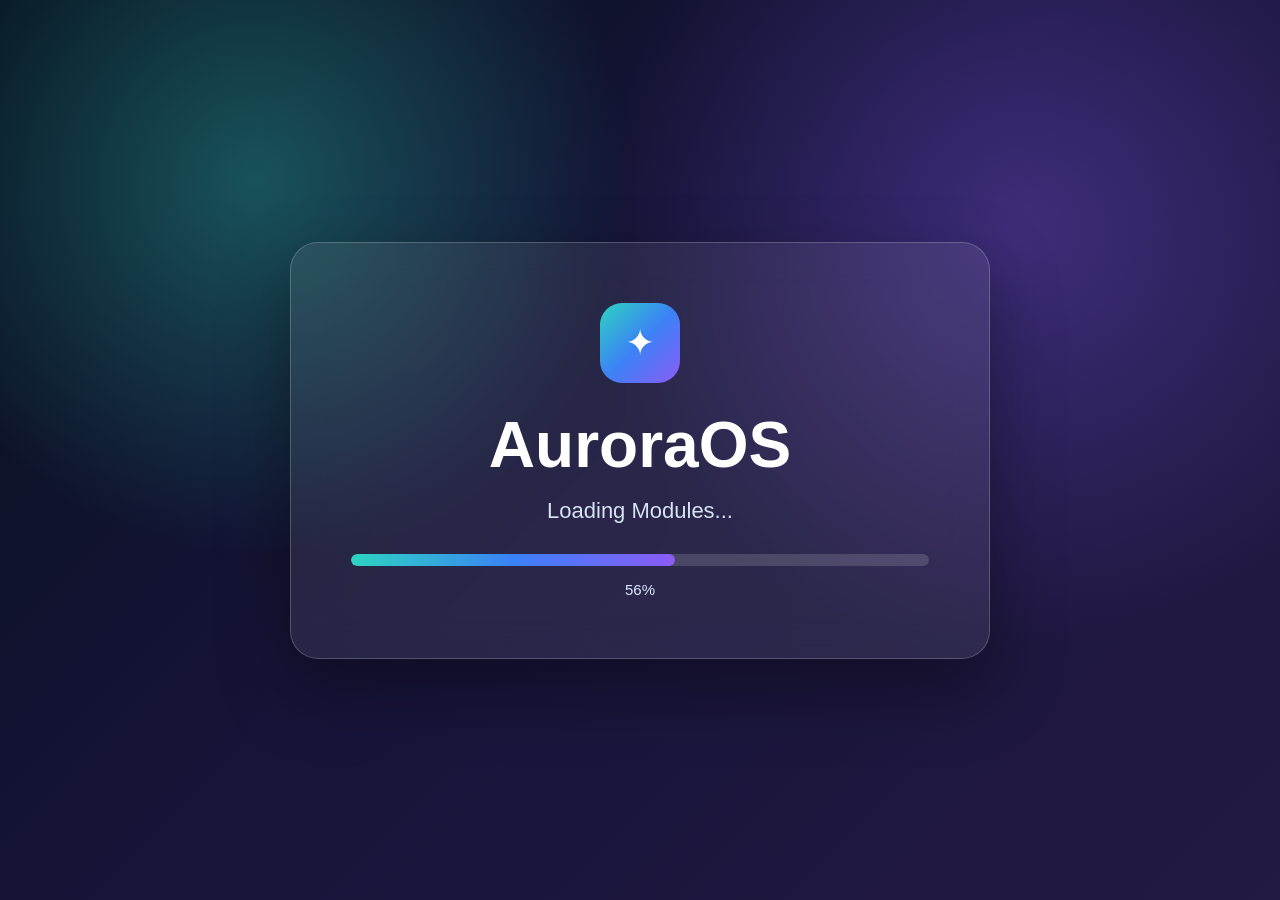
<file: index.html>
<!DOCTYPE html>
<html lang="en">
<head>
  <meta charset="UTF-8">

  <meta
    name="viewport"
    content="width=device-width, initial-scale=1.0"
  >

  <title>AuroraOS</title>

  <!-- CSS 파일 연결 -->
  <link rel="stylesheet" href="style.css">
</head>

<body>

  <!-- =====================================
       Welcome Screen
  ====================================== -->

  <section id="welcomeScreen">

    <div class="welcome-window">

      <div class="logo">
        ✦
      </div>

      <h1>AuroraOS</h1>

      <p
  class="welcome-text"
  id="bootStatus"
  data-i18n="bootInitializing"
>
  Initializing AuroraOS...
</p>

<div class="boot-bar">

    <div
        class="boot-progress"
        id="bootProgress"
    ></div>

</div>

<p
    class="boot-percent"
    id="bootPercent"
>
    0%
</p>

<button
  class="enter-button"
  id="enterDesktopButton"
  type="button"
  style="display:none;"
  data-i18n="enterDesktop"
>
  Enter Desktop
</button>

    </div>

  </section>


  <!-- =====================================
       Desktop Screen
  ====================================== -->

  <section id="desktop">

    <!-- Top Bar -->

    <header class="top-bar">

      <button
        class="os-button"
        id="welcomeOpen"
        type="button"
      >
        ✦ AuroraOS
      </button>

      <div
        class="top-center"
        data-i18n="welcomeUser"
        >
        Welcome, User
        </div>
      <p
         id="timeElement"
         data-i18n="loadingTime"
        >
        Loading time...
        </p>

    </header>


    <!-- Desktop Icons -->

    <main class="desktop-icons">


      <button
        class="desktop-icon"
         id="journalOpen"
        type="button"
>
        <span class="icon-box">
            📖
        </span>

        <span
        class="icon-name"
        data-i18n="journal"
        >
        Aurora Journal
        </span>
        </button>




      <button
        class="desktop-icon"
        id="settingsOpen"
        type="button"
        >
        <span class="icon-box">
            ⚙️
        </span>

        <span
        class="icon-name"
        data-i18n="settings"
        >
        Settings
        </span>
        </button>

      <button
  class="desktop-icon"
  id="weatherOpen"
  type="button"
>
  <span class="icon-box">
    🌤️
  </span>

  <span
  class="icon-name"
  data-i18n="weather"
    >
  Weather
</span>
</button>
    </main>


    <!-- =====================================
         Draggable Welcome Window
    ====================================== -->

    <div
      class="app-window"
      id="welcomeWindow"
    >

      <!-- 창을 움직이는 손잡이 -->

      <div
        class="window-header"
        id="welcomeWindowHeader"
      >

       <div
        class="window-title"
        data-i18n="welcomeWindowTitle"
        >
        ✦ Aurora Welcome
        </div>

        <button
          class="close-button"
          id="welcomeClose"
          type="button"
          aria-label="Close welcome window"
        >
          ×
        </button>

      </div>


      <!-- 창 내부 내용 -->

      <div class="window-content">

        <h2 data-i18n="helloUser">
        Hello, User.
        </h2>

        <p data-i18n="welcomeDesktop">
        Welcome to your AuroraOS desktop.
        </p>

        <p data-i18n="dragInstruction">
        Drag the top bar to move this window.
        </p>

        <p data-i18n="selectApplication">
        Select an application to get started.
        </p>

      </div>
      <div class="resize-handle"></div>
    </div>



<!-- =====================================
     Settings App
====================================== -->

<div
    class="app-window settings-window"
    id="settingsWindow"
>

    <div
        class="window-header"
        id="settingsWindowHeader"
    >

<div
  class="window-title"
  data-i18n="settingsTitle"
>
  ⚙️ Settings
</div>

        <button
            class="close-button"
            id="settingsClose"
            type="button"
        >
            ×
        </button>

    </div>

    <div class="settings-content">

<h2 data-i18n="wallpaper">
  Wallpaper
</h2>

        <button
  class="wallpaper-button"
  data-wallpaper="blue"
  data-i18n="auroraBlue"
>
  🌌 Aurora Blue
</button>

<button
  class="wallpaper-button"
  data-wallpaper="purple"
  data-i18n="auroraPurple"
>
  💜 Aurora Purple
</button>

<button
  class="wallpaper-button"
  data-wallpaper="midnight"
  data-i18n="midnight"
>
  🌙 Midnight
</button>

<button
  class="wallpaper-button"
  data-wallpaper="sunset"
  data-i18n="sunset"
>
  🌅 Sunset
</button>

<h2 data-i18n="language">
  Language
</h2>

        <div class="language-buttons">

  <button
    class="language-button active-language"
    data-language="en"
    type="button"
  >
    US English
  </button>

  <button
    class="language-button"
    data-language="ko"
    type="button"
  >
    🇰🇷 한국어
  </button>

  <button
    class="language-button"
    data-language="es"
    type="button"
  >
    🇪🇸 Español
  </button>

  <button
    class="language-button"
    data-language="hi"
    type="button"
  >
    🇮🇳 हिन्दी
  </button>

</div>

<div class="feedback-section">

  <h2 data-i18n="translationFeedback">
    Translation Feedback
  </h2>

  <p
    class="feedback-description"
    data-i18n="translationFeedbackDescription"
  >
    Found an incorrect or unnatural translation? Please let me know.
    -d08835149@gmail.com-
  </p>

  <a
    class="feedback-button"
    id="translationFeedbackButton"
    href="mailto:YOUR_EMAIL@example.com?subject=AuroraOS%20Translation%20Feedback"
    data-i18n="reportTranslation"
  >
    ✉️ Report a translation issue
  </a>

</div>

    </div>
    <div class="resize-handle"></div>
</div>

    <!-- =====================================
     Aurora Journal App
====================================== -->

<div
  class="app-window journal-window"
  id="journalWindow"
>

  <div
    class="window-header"
    id="journalWindowHeader"
  >

    <div
    class="window-title"
    data-i18n="journalTitle"
    >
    📖 Aurora Journal
    </div>

    <button
      class="close-button"
      id="journalClose"
      type="button"
      aria-label="Close Aurora Journal"
    >
      ×
    </button>

  </div>
  
  <div class="journal-content">

    <aside class="journal-sidebar">

      <button
        class="journal-entry active-entry"
        data-entry="welcome"
        type="button"
        >
        <strong data-i18n="welcome">
        Welcome
        </strong>
        <span data-i18n="july2026">
        July 2026
        </span>
      </button>

      <button
        class="journal-entry"
        data-entry="goals"
        type="button"
        >
        <strong data-i18n="myGoals">
        My Goals
        </strong>
        <span data-i18n="july2026">
        July 2026
        </span>
      </button>

      <button
        class="journal-entry"
        data-entry="favorites"
        type="button"
        >
        <strong data-i18n="favoriteThings">
        Favorite Things
        </strong>
        <span data-i18n="july2026">
        July 2026
        </span>
      </button>

    </aside>

<article class="journal-page">

  <p
  class="journal-date"
  id="journalDate"
  data-i18n="july2026"
>
  July 2026
</p>

<h2
  id="journalTitle"
  data-i18n="journalWelcomeTitle"
>
  Welcome, User.
</h2>

  <div id="journalBody">

  <p data-i18n="journalIntro">
    This is Aurora Journal, a quiet space for your thoughts,
    ideas, and memories.
  </p>

  <blockquote data-i18n="journalQuote">
    Small ideas can become bright possibilities.
  </blockquote>

  <p data-i18n="journalInstruction">
    Select an entry from the left side to read more.
  </p>

</div>

</article>

  </div>
  <div class="resize-handle"></div>
</div>

<!-- =====================================
     Weather App
====================================== -->

<!-- =====================================
     Weather App
====================================== -->

<div
  class="app-window weather-window"
  id="weatherWindow"
>

  <div
    class="window-header"
    id="weatherWindowHeader"
  >
    <div
    class="window-title"
    data-i18n="weatherTitle"
    >
    🌤️ Weather
    </div>

    <button
      class="close-button"
      id="weatherClose"
      type="button"
      aria-label="Close Weather"
    >
      ×
    </button>
  </div>

  <div class="weather-content">

    <p
    class="weather-label"
    data-i18n="currentLocation"
    >
    Current location
    </p>

    <h2
    id="weatherLocation"
    data-i18n="findingLocation"
    >
    Finding your location...
    </h2>

    <p
    id="weatherDate"
    class="weather-date"
    data-i18n="loadingDate"
    >
    Loading date...
    </p>

    <div
      class="weather-icon"
      id="weatherIcon"
    >
      🌤️
    </div>

    <p
      class="weather-temperature"
      id="weatherTemperature"
    >
      --°
    </p>

    <p
    class="weather-description"
    id="weatherDescription"
    data-i18n="loadingWeather"
    >
    Loading current weather...
    </p>

    <!-- Current weather details -->

    <div class="weather-details">

      <div class="weather-detail">
<span data-i18n="feelsLike">
  Feels like
</span>
        <strong id="weatherFeelsLike">--°</strong>
      </div>

      <div class="weather-detail">
<span data-i18n="humidity">
  Humidity
</span>
        <strong id="weatherHumidity">--%</strong>
      </div>

      <div class="weather-detail">
<span data-i18n="wind">
  Wind
</span>
        <strong id="weatherWind">-- km/h</strong>
      </div>

    </div>

    <!-- Sunrise and Sunset -->

    <div class="sun-details">

      <div class="sun-detail">
        <span data-i18n="sunrise">
  🌅 Sunrise
</span>
        <strong id="weatherSunrise">--:--</strong>
      </div>

      <div class="sun-detail">
        <span data-i18n="sunsetTime">
  🌇 Sunset
</span>
        <strong id="weatherSunset">--:--</strong>
      </div>

    </div>

    <!-- Five-hour forecast -->

    <div class="hourly-section">

      <h3 data-i18n="nextFiveHours">
  Next 5 Hours
</h3>

      <div
  class="hourly-forecast"
  id="hourlyForecast"
  data-i18n="loadingForecast"
>
  Loading forecast...
</div>

    </div>

    <p
      class="weather-updated"
      id="weatherUpdated"
    ></p>

<button
  class="weather-refresh"
  id="weatherRefresh"
  type="button"
  data-i18n="refreshWeather"
>
  Refresh weather
</button>

  </div>

  <!-- 반드시 Weather 창 맨 마지막에 위치 -->

  <div class="resize-handle"></div>

</div>

  </section>


  <!-- JavaScript 파일 연결 -->

  <script src="script.js"></script>

</body>
</html>
</file>
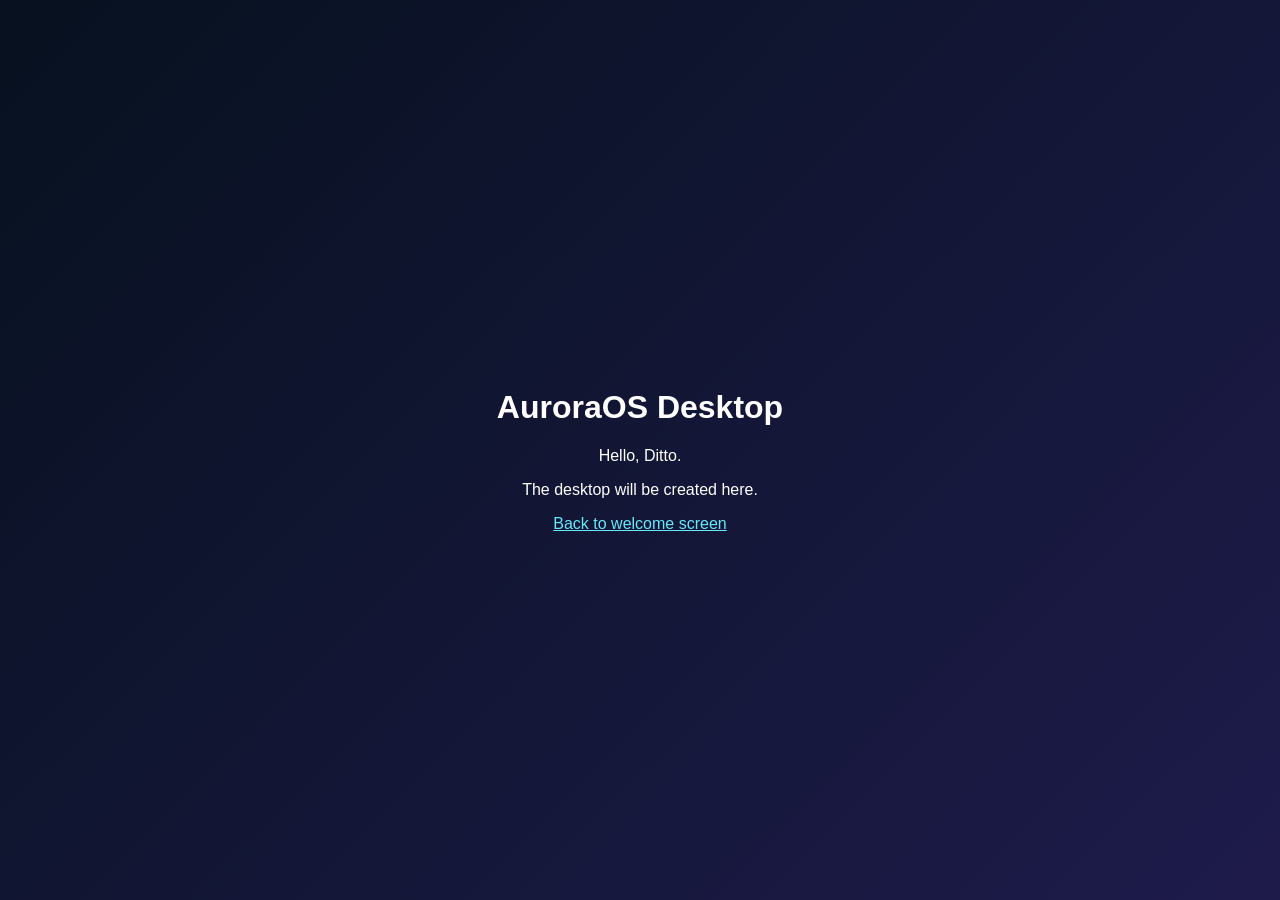
<file: desktop.html>
<!DOCTYPE html>
<html lang="en">
<head>
  <meta charset="UTF-8" />
  <meta name="viewport" content="width=device-width, initial-scale=1.0" />

  <title>AuroraOS Desktop</title>

  <style>
    body {
      margin: 0;
      min-height: 100vh;
      font-family: Arial, Helvetica, sans-serif;
      color: white;
      background: linear-gradient(135deg, #07111f, #1e1b4b);
      display: flex;
      justify-content: center;
      align-items: center;
    }

    .desktop-message {
      text-align: center;
    }

    a {
      color: #67e8f9;
    }
  </style>
</head>

<body>
  <div class="desktop-message">
    <h1>AuroraOS Desktop</h1>
    <p>Hello, Ditto.</p>
    <p>The desktop will be created here.</p>

    <a href="index.html">Back to welcome screen</a>
  </div>
</body>
</html>
</file>
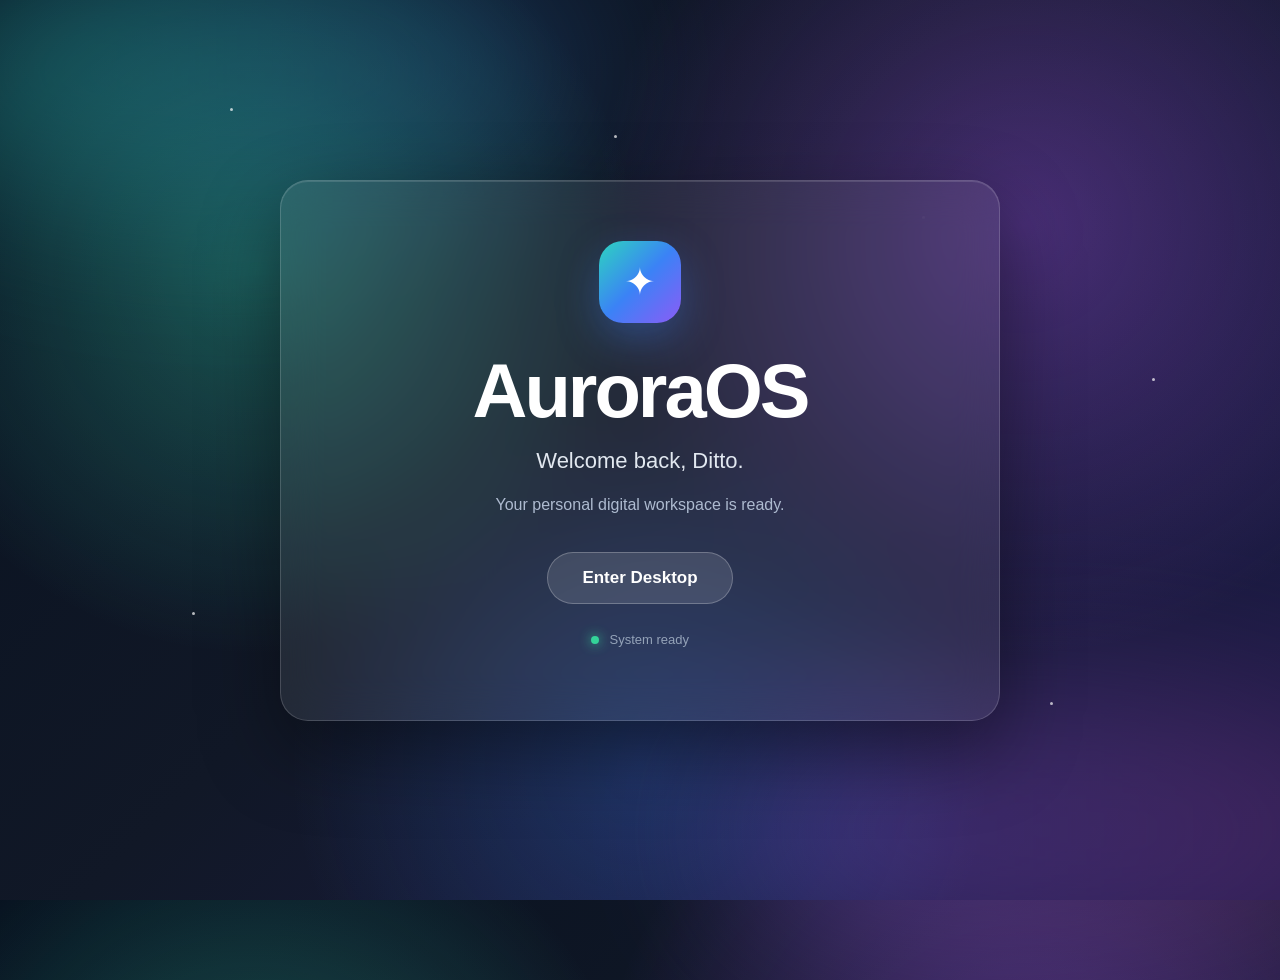
<file: index-backup.html>
<!DOCTYPE html>
<html lang="en">
<head>
  <meta charset="UTF-8" />
  <meta name="viewport" content="width=device-width, initial-scale=1.0" />

  <title>AuroraOS</title>

  <style>
    * {
      box-sizing: border-box;
    }

    body {
      margin: 0;
      min-height: 100vh;
      overflow: hidden;
      font-family: Arial, Helvetica, sans-serif;
      color: white;
      background:
        radial-gradient(circle at 20% 30%, rgba(61, 255, 206, 0.28), transparent 32%),
        radial-gradient(circle at 80% 25%, rgba(168, 85, 247, 0.35), transparent 35%),
        radial-gradient(circle at 50% 85%, rgba(59, 130, 246, 0.25), transparent 35%),
        linear-gradient(135deg, #07111f, #111827 45%, #1e1b4b);
      display: flex;
      justify-content: center;
      align-items: center;
    }

    .aurora {
      position: absolute;
      width: 700px;
      height: 300px;
      border-radius: 50%;
      filter: blur(80px);
      opacity: 0.45;
      animation: moveAurora 8s ease-in-out infinite alternate;
    }

    .aurora-one {
      top: -80px;
      left: -100px;
      background: linear-gradient(
        90deg,
        rgba(45, 212, 191, 0.75),
        rgba(59, 130, 246, 0.45)
      );
    }

    .aurora-two {
      right: -150px;
      bottom: -80px;
      background: linear-gradient(
        90deg,
        rgba(139, 92, 246, 0.7),
        rgba(236, 72, 153, 0.35)
      );
      animation-delay: 1.5s;
    }

    @keyframes moveAurora {
      from {
        transform: translateX(-30px) translateY(-10px) rotate(-4deg);
      }

      to {
        transform: translateX(50px) translateY(30px) rotate(8deg);
      }
    }

    .stars {
      position: absolute;
      inset: 0;
      pointer-events: none;
    }

    .star {
      position: absolute;
      width: 3px;
      height: 3px;
      border-radius: 50%;
      background: white;
      opacity: 0.7;
      animation: twinkle 2.5s ease-in-out infinite alternate;
    }

    .star:nth-child(1) {
      top: 12%;
      left: 18%;
    }

    .star:nth-child(2) {
      top: 24%;
      left: 72%;
      animation-delay: 0.7s;
    }

    .star:nth-child(3) {
      top: 68%;
      left: 15%;
      animation-delay: 1.2s;
    }

    .star:nth-child(4) {
      top: 78%;
      left: 82%;
      animation-delay: 0.3s;
    }

    .star:nth-child(5) {
      top: 42%;
      left: 90%;
      animation-delay: 1.6s;
    }

    .star:nth-child(6) {
      top: 15%;
      left: 48%;
      animation-delay: 0.9s;
    }

    @keyframes twinkle {
      from {
        opacity: 0.25;
        transform: scale(0.8);
      }

      to {
        opacity: 1;
        transform: scale(1.8);
      }
    }

    .welcome-card {
      position: relative;
      z-index: 2;
      width: min(90%, 720px);
      padding: 60px 40px;
      text-align: center;
      border: 1px solid rgba(255, 255, 255, 0.16);
      border-radius: 28px;
      background: rgba(255, 255, 255, 0.08);
      backdrop-filter: blur(22px);
      box-shadow:
        0 30px 80px rgba(0, 0, 0, 0.4),
        inset 0 1px 0 rgba(255, 255, 255, 0.12);
    }

    .logo {
      width: 82px;
      height: 82px;
      margin: 0 auto 24px;
      border-radius: 24px;
      background: linear-gradient(
        135deg,
        #2dd4bf,
        #3b82f6,
        #8b5cf6
      );
      display: flex;
      justify-content: center;
      align-items: center;
      font-size: 38px;
      box-shadow: 0 15px 40px rgba(59, 130, 246, 0.35);
    }

    h1 {
      margin: 0;
      font-size: clamp(48px, 8vw, 76px);
      letter-spacing: -3px;
    }

    .subtitle {
      margin-top: 14px;
      font-size: 22px;
      color: #e2e8f0;
    }

    .description {
      margin: 12px 0 0;
      font-size: 16px;
      color: #aebbd0;
    }

    .enter-button {
      margin-top: 38px;
      padding: 15px 34px;
      border: 1px solid rgba(255, 255, 255, 0.24);
      border-radius: 999px;
      color: white;
      background: rgba(255, 255, 255, 0.12);
      font-size: 17px;
      font-weight: bold;
      cursor: pointer;
      transition:
        transform 0.25s ease,
        background 0.25s ease,
        box-shadow 0.25s ease;
    }

    .enter-button:hover {
      transform: translateY(-3px);
      background: rgba(255, 255, 255, 0.2);
      box-shadow: 0 12px 30px rgba(76, 139, 245, 0.25);
    }

    .enter-button:active {
      transform: translateY(0);
    }

    .status {
      margin-top: 28px;
      font-size: 13px;
      color: #94a3b8;
    }

    .status-dot {
      display: inline-block;
      width: 8px;
      height: 8px;
      margin-right: 7px;
      border-radius: 50%;
      background: #34d399;
      box-shadow: 0 0 12px #34d399;
    }

    @media (max-width: 600px) {
      .welcome-card {
        padding: 45px 22px;
      }

      h1 {
        letter-spacing: -2px;
      }

      .subtitle {
        font-size: 19px;
      }
    }
  </style>
</head>

<body>
  <div class="aurora aurora-one"></div>
  <div class="aurora aurora-two"></div>

  <div class="stars">
    <span class="star"></span>
    <span class="star"></span>
    <span class="star"></span>
    <span class="star"></span>
    <span class="star"></span>
    <span class="star"></span>
  </div>

  <main class="welcome-card">
    <div class="logo">✦</div>

    <h1>AuroraOS</h1>

    <p class="subtitle">Welcome back, Ditto.</p>

    <p class="description">
      Your personal digital workspace is ready.
    </p>

    <button class="enter-button" onclick="enterDesktop()">
      Enter Desktop
    </button>

    <p class="status">
      <span class="status-dot"></span>
      System ready
    </p>
  </main>

  <script>
    function enterDesktop() {
      window.location.href = "desktop.html";
    }
  </script>
</body>
</html>
</file>
<file: style.css>
/* -------------------------
   Global
------------------------- */

*{
    margin:0;
    padding:0;
    box-sizing:border-box;
}

body{
    font-family:Arial, Helvetica, sans-serif;
    overflow:hidden;
    color:white;
    height:100vh;

    background:
    radial-gradient(circle at 20% 20%, #2dd4bf55, transparent 30%),
    radial-gradient(circle at 80% 25%, #8b5cf655, transparent 35%),
    linear-gradient(135deg,#07111f,#17143a,#231942);
}


/* -------------------------
   Welcome Screen
------------------------- */

#welcomeScreen{
    position:absolute;
    inset:0;

    display:flex;
    justify-content:center;
    align-items:center;
}

.welcome-window{

    width:700px;
    max-width:90%;

    padding:60px;

    text-align:center;

    border-radius:28px;

    border:1px solid rgba(255,255,255,.2);

    background:rgba(255,255,255,.08);

    backdrop-filter:blur(20px);

    box-shadow:0 30px 70px rgba(0,0,0,.35);

}

.logo{

    width:80px;
    height:80px;

    margin:auto;
    margin-bottom:25px;

    display:flex;
    justify-content:center;
    align-items:center;

    border-radius:22px;

    font-size:36px;

    background:linear-gradient(
    135deg,
    #2dd4bf,
    #3b82f6,
    #8b5cf6);

}

h1{

    font-size:64px;

}

.welcome-text{

    margin-top:16px;

    color:#d7e2f5;

    font-size:22px;

}

.enter-button{

    margin-top:35px;

    padding:14px 34px;

    border:none;

    border-radius:999px;

    color:white;

    font-size:16px;

    cursor:pointer;

    background:rgba(255,255,255,.15);

    transition:.25s;

}

.enter-button:hover{

    background:rgba(255,255,255,.28);

}


/* -------------------------
   Desktop
------------------------- */

#desktop{

    display:none;

    position:absolute;

    inset:0;

}


/* -------------------------
   Top Bar
------------------------- */

.top-bar{

    position:absolute;

    top:0;

    left:0;

    width:100%;

    height:52px;

    padding:0 20px;

    display:flex;

    justify-content:space-between;

    align-items:center;

    backdrop-filter:blur(18px);

    background:rgba(0,0,0,.18);

    border-bottom:1px solid rgba(255,255,255,.08);

}

.os-button{

    border:none;

    color:white;

    cursor:pointer;

    border-radius:14px;

    padding:8px 16px;

    background:rgba(255,255,255,.12);

}

.os-button:hover{

    background:rgba(255,255,255,.22);

}

.top-center{

    color:#dbeafe;

}

#timeElement{

    font-size:14px;

}


/* -------------------------
   Desktop Icons
------------------------- */

.desktop-icons{

    margin-top:90px;

    margin-left:35px;

    display:grid;

    grid-template-columns:repeat(2,100px);

    gap:28px;

}

.desktop-icon{

    background:none;

    border:none;

    color:white;

    cursor:pointer;

}

.icon-box{

    width:70px;

    height:70px;

    margin:auto;

    margin-bottom:8px;

    display:flex;

    justify-content:center;

    align-items:center;

    border-radius:18px;

    font-size:32px;

    background:rgba(255,255,255,.12);

    backdrop-filter:blur(12px);

}

.icon-name{

    display:block;

    text-align:center;

}


/* -------------------------
   Window
------------------------- */

.app-window{

    position:absolute;

    top:170px;

    left:50%;

    transform:translateX(-50%);

    width:560px;

    border-radius:24px;

    overflow:hidden;

    background:rgba(20,25,55,.72);

    backdrop-filter:blur(20px);

    border:1px solid rgba(255,255,255,.15);

    box-shadow:0 25px 60px rgba(0,0,0,.35);

}

.window-header{

    height:48px;

    display:flex;

    justify-content:space-between;

    align-items:center;

    padding:0 15px;

    cursor:grab;

    user-select:none;

    background:rgba(255,255,255,.08);

}

.window-title{

    font-size:14px;

    font-weight:bold;

}

.close-button{

    width:28px;

    height:28px;

    border:none;

    cursor:pointer;

    color:white;

    border-radius:50%;

    background:#ff5b5b;

}

.close-button:hover{

    background:#ff3131;

}

.window-content{

    padding:30px;

}

.window-content h2{

    margin-bottom:15px;

}

.window-content p{

    margin-top:10px;

    color:#d5dff2;

}

/* -------------------------
   Aurora Journal App
------------------------- */

.journal-window {
  display: none;
  top: 120px;
  left: 50%;
  width: 760px;
  max-width: 90%;
  transform: translateX(-50%);
}

.journal-content {
  height: 460px;
  display: flex;
  background: rgba(245, 247, 255, 0.96);
  color: #172033;
}

.journal-sidebar {
  width: 210px;
  padding: 18px;
  display: flex;
  flex-direction: column;
  gap: 10px;
  background: rgba(225, 230, 245, 0.95);
  border-right: 1px solid rgba(20, 30, 60, 0.12);
}

.journal-entry {
  width: 100%;
  padding: 14px;
  border: none;
  border-radius: 14px;
  text-align: left;
  color: #26304a;
  background: transparent;
  cursor: pointer;
  transition: 0.2s;
}

.journal-entry:hover {
  background: rgba(99, 102, 241, 0.12);
}

.journal-entry strong {
  display: block;
  margin-bottom: 5px;
  font-size: 15px;
}

.journal-entry span {
  font-size: 12px;
  color: #727b91;
}

.active-entry {
  background: rgba(99, 102, 241, 0.18);
}

.journal-page {
  flex: 1;
  padding: 38px;
  overflow-y: auto;
  background:
    linear-gradient(
      rgba(255, 255, 255, 0.92),
      rgba(248, 250, 255, 0.92)
    );
}

.journal-page h2 {
  margin: 8px 0 20px;
  font-size: 30px;
  color: #222b45;
}

.journal-page p {
  margin-bottom: 18px;
  line-height: 1.7;
  color: #4a5368;
}

.journal-date {
  font-size: 13px;
  color: #8a92a5;
}

.journal-page blockquote {
  margin: 25px 0;
  padding: 18px 20px;
  border-left: 4px solid #7c74e8;
  border-radius: 0 12px 12px 0;
  color: #4c477d;
  background: rgba(124, 116, 232, 0.1);
  font-style: italic;
}

/* -------------------------
   Weather App
------------------------- */

.weather-window {
  display: none;
  top: 105px;
  left: 50%;
  width: 460px;
  max-width: 90%;
  transform: translateX(-50%);
}

.weather-content {
  min-height: 490px;
  padding: 35px;
  text-align: center;
  color: white;
  background:
    radial-gradient(
      circle at 30% 20%,
      rgba(125, 211, 252, 0.35),
      transparent 35%
    ),
    radial-gradient(
      circle at 80% 80%,
      rgba(167, 139, 250, 0.32),
      transparent 40%
    ),
    linear-gradient(
      145deg,
      #142443,
      #29235c
    );
}

.weather-label {
  margin: 0 0 7px;
  color: #b7c9e9;
  font-size: 13px;
  text-transform: uppercase;
  letter-spacing: 1.4px;
}

#weatherLocation {
  margin: 0;
  font-size: 27px;
}

.weather-icon {
  margin-top: 24px;
  font-size: 72px;
  filter: drop-shadow(
    0 10px 20px rgba(0, 0, 0, 0.25)
  );
}

.weather-temperature {
  margin: 5px 0;
  font-size: 68px;
  font-weight: bold;
  letter-spacing: -4px;
}

.weather-description {
  margin: 0 0 28px;
  color: #dbe7fb;
  font-size: 17px;
}

.weather-details {
  display: grid;
  grid-template-columns: repeat(3, 1fr);
  gap: 10px;
}

.weather-detail {
  padding: 15px 8px;
  border: 1px solid rgba(255, 255, 255, 0.12);
  border-radius: 16px;
  background: rgba(255, 255, 255, 0.09);
}

.weather-detail span,
.weather-detail strong {
  display: block;
}

.weather-detail span {
  margin-bottom: 8px;
  color: #becde7;
  font-size: 12px;
}

.weather-detail strong {
  font-size: 15px;
}

.weather-updated {
  min-height: 18px;
  margin: 22px 0 12px;
  color: #aebed9;
  font-size: 12px;
}

.weather-refresh {
  padding: 11px 20px;
  border: 1px solid rgba(255, 255, 255, 0.2);
  border-radius: 999px;
  color: white;
  background: rgba(255, 255, 255, 0.11);
  cursor: pointer;
}

.weather-refresh:hover {
  background: rgba(255, 255, 255, 0.2);
}

/* -------------------------
   Settings
------------------------- */

.settings-window{
    display:none;

    width:420px;

    top:140px;
    left:50%;

    transform:translateX(-50%);
}

.settings-content{

    padding:30px;

    background:#ffffff;

    color:#222;

}

.settings-content h2{

    margin-top:0;
    margin-bottom:20px;

}

.wallpaper-button{

    width:100%;

    padding:14px;

    margin-bottom:12px;

    border:none;

    border-radius:12px;

    cursor:pointer;

    font-size:16px;

    transition:.2s;

}

.wallpaper-button:hover{

    transform:scale(1.02);

}

/* -------------------------
   Boot Animation
------------------------- */

.boot-bar{

    width:100%;

    height:12px;

    margin-top:30px;

    overflow:hidden;

    border-radius:999px;

    background:rgba(255,255,255,.15);

}

.boot-progress{

    width:0%;

    height:100%;

    border-radius:999px;

    background:linear-gradient(
        90deg,
        #2dd4bf,
        #3b82f6,
        #8b5cf6
    );

    transition:.2s;

}

.boot-percent{

    margin-top:15px;

    color:#dbeafe;

    font-size:15px;

}

/* -------------------------
   Window Open Animation
------------------------- */

@keyframes windowOpen {
  from {
    opacity: 0;
    transform: scale(0.92);
  }

  to {
    opacity: 1;
    transform: scale(1);
  }
}

.window-opening {
  animation: windowOpen 0.22s ease-out;
}

/* Resize Handle */

.resize-handle {

    position: absolute;

    width: 16px;
    height: 16px;

    right: 0;
    bottom: 0;

    cursor: nwse-resize;

    border-radius: 0 0 18px 0;

    background:
        linear-gradient(
            135deg,
            transparent 45%,
            rgba(255,255,255,.45) 45%,
            rgba(255,255,255,.45) 60%,
            transparent 60%
        );
}

/* -------------------------
   Resizable Window Layout
------------------------- */

.app-window {
  display: flex;
  flex-direction: column;
  min-width: 320px;
  min-height: 220px;
  max-width: calc(100vw - 12px);
  max-height: calc(100vh - 58px);
}

.window-header {
  flex: 0 0 48px;
}

.window-content,
.settings-content,
.weather-content,
.journal-content {
  flex: 1;
  min-width: 0;
  min-height: 0;
  overflow: auto;
}

/* Journal */

.journal-window {
  min-width: 520px;
  min-height: 360px;
}

.journal-content {
  height: auto;
  display: flex;
}

.journal-sidebar {
  flex: 0 0 210px;
  height: 100%;
  overflow-y: auto;
}

.journal-page {
  flex: 1;
  min-width: 0;
  height: 100%;
  overflow: auto;
}

.journal-page h2 {
  font-size: clamp(22px, 3vw, 30px);
}

.journal-page p,
.journal-page blockquote {
  overflow-wrap: anywhere;
}

/* Weather */

.weather-window {
  min-width: 320px;
  min-height: 500px;
}

.weather-content {
  min-height: 0;
  height: auto;
}

.weather-temperature {
  font-size: clamp(42px, 8vw, 68px);
}

.weather-details {
  grid-template-columns:
    repeat(auto-fit, minmax(90px, 1fr));
}

/* Settings */

.settings-content {
  height: auto;
}

/* Resize handle */

.resize-handle {
  z-index: 1000;
  touch-action: none;
}

.language-buttons {
  display: grid;
  grid-template-columns: repeat(2, 1fr);
  gap: 12px;
}

.language-button {
  padding: 14px;
  border: 1px solid transparent;
  border-radius: 14px;
  background: #eeeeee;
  font-size: 16px;
  cursor: pointer;
  transition: 0.2s;
}

.language-button:hover {
  transform: translateY(-2px);
  background: #e2e2e2;
}

.language-button.active-language {
  border-color: #6366f1;
  background: #e8e7ff;
  box-shadow: 0 0 0 3px rgba(99, 102, 241, 0.15);
}

.feedback-section {
  margin-top: 28px;
  padding-top: 22px;
  border-top: 1px solid rgba(0, 0, 0, 0.12);
}

.feedback-section h2 {
  margin: 0 0 10px;
}

.feedback-description {
  margin: 0 0 14px;
  color: #64748b;
  line-height: 1.5;
}

.feedback-button {
  display: block;
  width: 100%;
  padding: 14px;
  border-radius: 14px;
  color: white;
  background: linear-gradient(
    135deg,
    #3b82f6,
    #8b5cf6
  );
  text-align: center;
  text-decoration: none;
  cursor: pointer;
  transition: 0.2s;
}

.feedback-button:hover {
  transform: translateY(-2px);
  filter: brightness(1.08);
}
</file>
